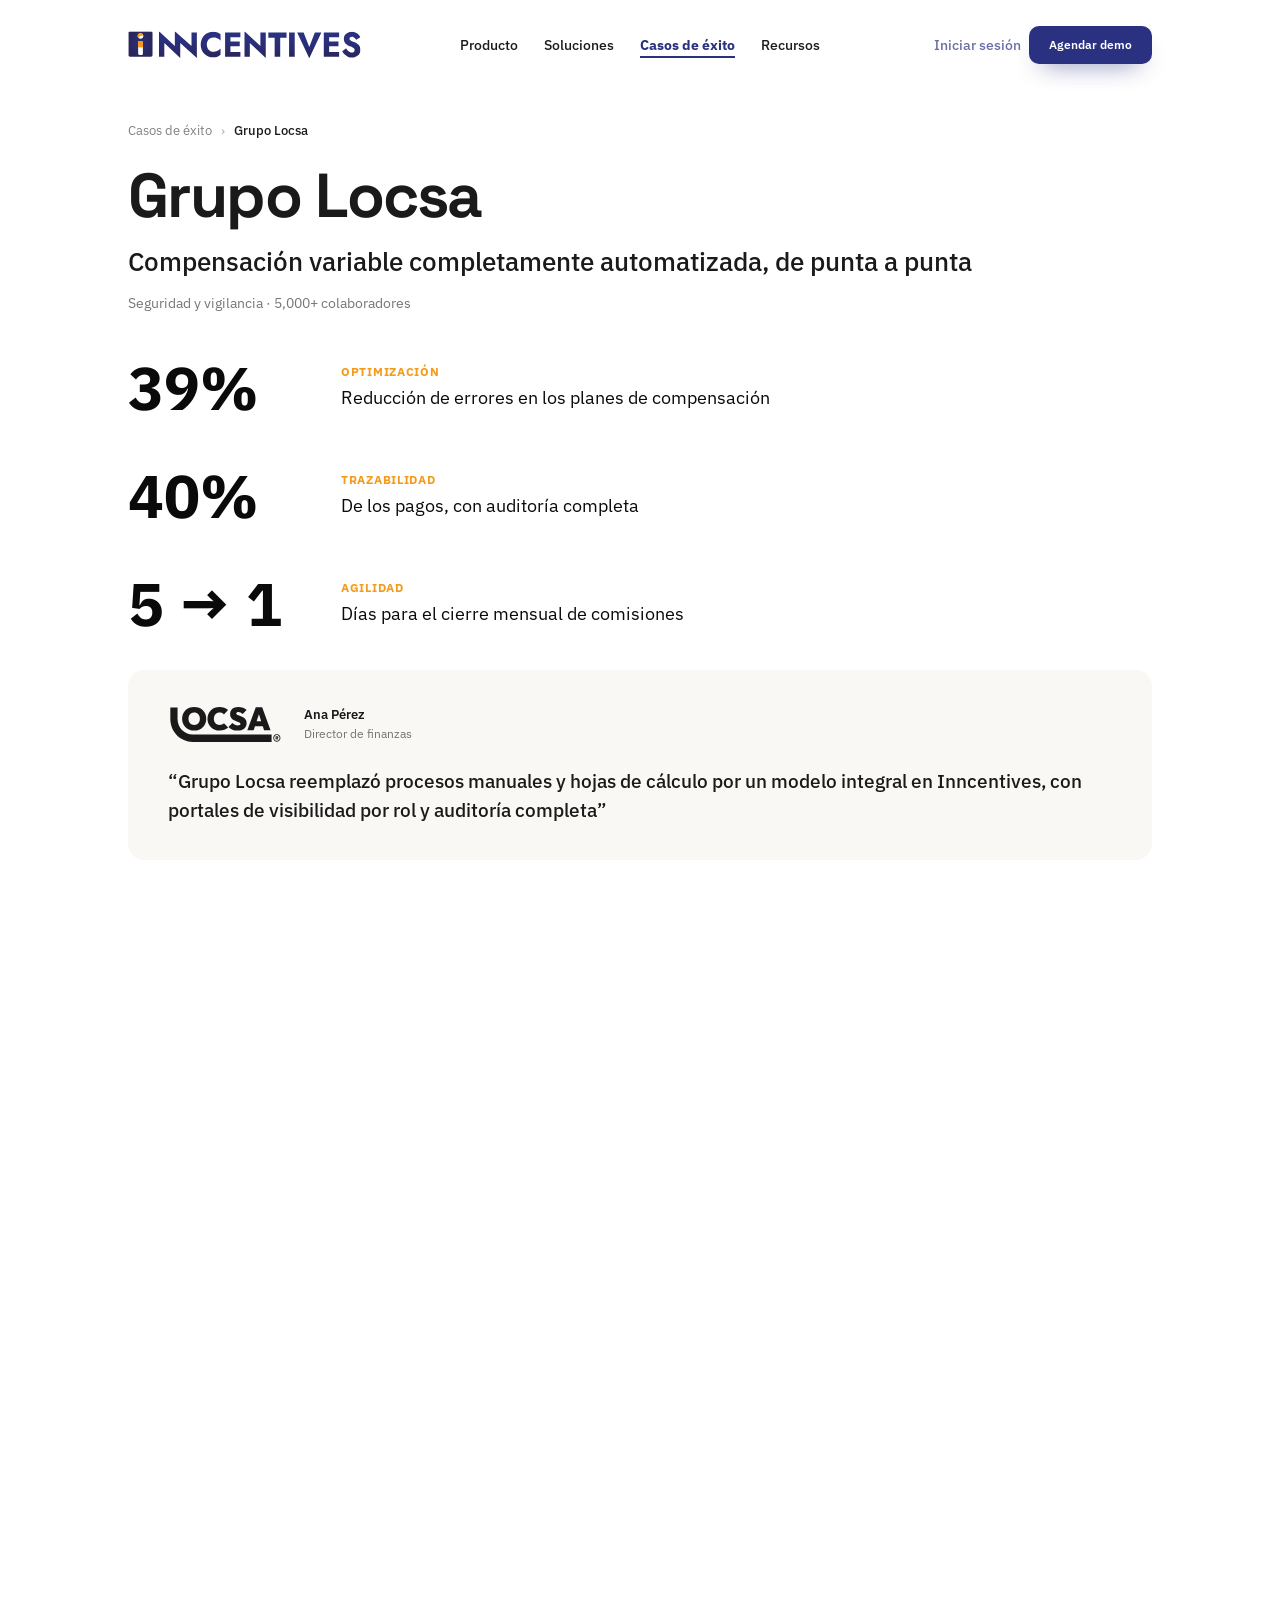
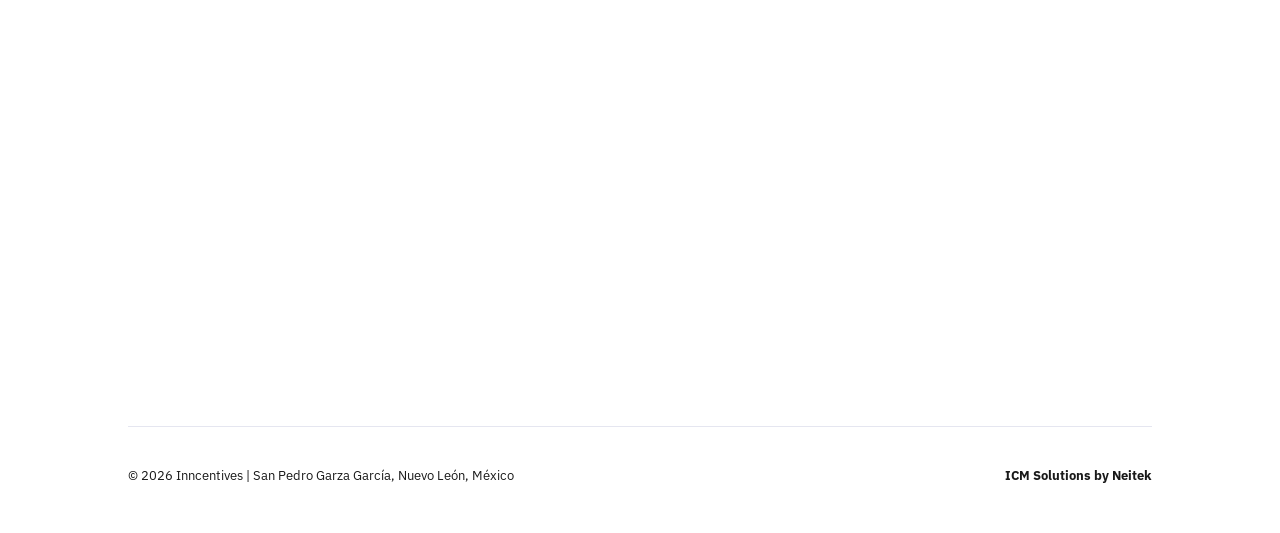
<file: caso-locsa.html>
<!DOCTYPE html>
<html>
<head>
<meta charset="utf-8">
<meta name="viewport" content="width=device-width, initial-scale=1">
<script>window.__resources={"https://unpkg.com/react@18.3.1/umd/react.production.min.js":"./assets/vendor/react.production.min.js","https://unpkg.com/react-dom@18.3.1/umd/react-dom.production.min.js":"./assets/vendor/react-dom.production.min.js"};</script>
<script src="./support.js"></script>
</head>
<body>
<x-dc>
<helmet><link rel="preconnect" href="https://fonts.googleapis.com">
<link href="https://fonts.googleapis.com/css2?family=IBM+Plex+Sans:wght@400;500;600;700&amp;family=Space+Grotesk:wght@400;500;600;700&amp;display=swap" rel="stylesheet">
<script src="./site-chrome.js"></script>
<link rel="stylesheet" href="./responsive.css">
<style>
body{margin:0;background:#FFFFFF;font-family:'IBM Plex Sans',system-ui,sans-serif}
/* Titulos en Space Grotesk; el resto hereda IBM Plex Sans del body.
   !important porque los encabezados traen la familia en el shorthand `font:` inline. */
h1,h2,h3,h4,h5,h6{font-family:'Space Grotesk','IBM Plex Sans',system-ui,sans-serif !important}
a{color:#2A3180;text-decoration:none}a:hover{color:#1d2360}
/* Los enlaces a otro .html no llevan style inline: Netlify (Pretty URLs) reescribe
   esa etiqueta y al re-serializarla rompe las comillas del nombre de la fuente. */
.bc-link{font:400 13px/1 'IBM Plex Sans',sans-serif;color:rgba(26,26,26,.55)}
/* Encabezado del caso: centrado en teléfono (como el resto de los heros del
   sitio) y alineado a la izquierda desde tableta. Ahí el bajante va en una
   sola línea: se le quita el tope de 800px y la tipografía baja con el ancho
   de la ventana (2.17vw) hasta los 26px de escritorio, que es lo que hace que
   quepa entero sin partirse ni desbordar el gutter. */
@media (min-width:768px){
  #page-root .caso-head{align-items:flex-start !important;text-align:left !important}
  #page-root .caso-sub{
    max-width:none !important;
    font-size:clamp(17px, 2.17vw, 26px) !important;
    white-space:nowrap;
    text-wrap:nowrap;
  }
}
/* Cifras del caso, mismos cortes que index.html: el aire baja en tableta, la
   cifra encoge y se centra en teléfono y, por debajo de 599px, cifra y texto
   se apilan para que ninguno de los dos quede espachurrado. */
/* Las cifras no miden lo mismo ("98%" es más corta que "100%" o "5 → 1"), así
   que la caja de la cifra lleva un ancho mínimo: los rótulos y las
   descripciones arrancan todos en la misma vertical. */
#page-root .case-num{min-width:175px}
@media (max-width:1023px){
  #page-root .case-stats{gap:36px !important}
}
@media (max-width:767px){
  #page-root .case-num{font-size:44px !important;min-width:130px}
  #page-root .case-stat{justify-content:center !important;text-align:center}
  #page-root .case-stat-txt{align-items:center !important}
}
@media (max-width:599px){
  /* Apiladas ya no hay columna que alinear: la cifra vuelve a ocupar lo suyo. */
  #page-root .case-stat{flex-direction:column !important;align-items:center !important;gap:6px !important}
  #page-root .case-num{min-width:0}
}
</style></helmet>

<div id="page-root" style="position: relative; min-height: 100vh; background: #FFFFFF; font-family: 'IBM Plex Sans',sans-serif; display: flex; flex-direction: column; width: 1440px; max-width: 100%; margin: 0 auto">


<site-header active="casos" style="position:sticky;top:0;z-index:60;width:100%"></site-header>

<section id="encabezado" style="position:relative;max-width:1440px;margin:0 auto;width:100%;box-sizing:border-box;padding:34px 128px 0;display:flex;flex-direction:column;gap:26px">
<nav style="display:flex;align-items:center;gap:9px">
<a href="casos-de-exito.html" class="bc-link">Casos de éxito<br></a>
<span style="font:400 13px/1 'IBM Plex Sans',sans-serif;color:rgba(26,26,26,.35)">›</span>
<span style="font:500 13px/1 'IBM Plex Sans',sans-serif;color:#1A1A1A">Grupo Locsa</span>
</nav>
<div class="caso-head" style="display:flex;flex-direction:column;align-items:center;gap:14px;text-align:center">
<h1 style="margin:0;font:800 62px/1.06 'IBM Plex Sans',sans-serif;letter-spacing:-.03em;color:#1A1A1A">Grupo Locsa</h1>
<p class="caso-sub" style="margin:0;max-width:800px;font:500 26px/1.4 'IBM Plex Sans',sans-serif;color:#1A1A1A;text-wrap:balance">Compensación variable completamente automatizada, de punta a punta</p>
<span style="font:400 14px/1.5 'IBM Plex Sans',sans-serif;color:rgba(26,26,26,.6)">Seguridad y vigilancia · 5,000+ colaboradores</span>
</div>
</section>

<section id="metricas" style="position:relative;max-width:1440px;margin:0 auto;width:100%;box-sizing:border-box;padding:44px 128px 0">
<!-- Cifras del caso: mismo bloque .case-stats de index.html (una fila por
     cifra) en lugar de una rejilla de tres columnas con separadores, que en
     teléfono dejaba los bordes sueltos y las cifras apretadas. -->
<div class="case-stats" style="display:flex;flex-direction:column;gap:48px">
<div class="case-stat" style="display:flex;align-items:center;gap:38px">
<span class="case-num" style="font:700 60px/1 'IBM Plex Sans',sans-serif;color:#0A0A0A;flex:none">98%</span>
<div class="case-stat-txt" style="display:flex;flex-direction:column;gap:7px;min-width:0">
<span style="font:700 12px/1 'IBM Plex Sans',sans-serif;letter-spacing:.06em;color:#F59B1B">OPTIMIZACIÓN</span>
<span style="font:400 18px/1.4 'IBM Plex Sans',sans-serif;color:#0A0A0A;text-wrap:pretty">Reducción de errores en los planes de compensación</span>
</div>
</div>
<div class="case-stat" style="display:flex;align-items:center;gap:38px">
<span class="case-num" style="font:700 60px/1 'IBM Plex Sans',sans-serif;color:#0A0A0A;flex:none">100%</span>
<div class="case-stat-txt" style="display:flex;flex-direction:column;gap:7px;min-width:0">
<span style="font:700 12px/1 'IBM Plex Sans',sans-serif;letter-spacing:.06em;color:#F59B1B">TRAZABILIDAD</span>
<span style="font:400 18px/1.4 'IBM Plex Sans',sans-serif;color:#0A0A0A;text-wrap:pretty">De los pagos, con auditoría completa</span>
</div>
</div>
<div class="case-stat" style="display:flex;align-items:center;gap:38px">
<span class="case-num" style="font:700 60px/1 'IBM Plex Sans',sans-serif;color:#0A0A0A;flex:none">5 → 1</span>
<div class="case-stat-txt" style="display:flex;flex-direction:column;gap:7px;min-width:0">
<span style="font:700 12px/1 'IBM Plex Sans',sans-serif;letter-spacing:.06em;color:#F59B1B">AGILIDAD</span>
<span style="font:400 18px/1.4 'IBM Plex Sans',sans-serif;color:#0A0A0A;text-wrap:pretty">Días para el cierre mensual de comisiones</span>
</div>
</div>
</div>
</section>

<section id="testimonio" style="position:relative;max-width:1440px;margin:0 auto;width:100%;box-sizing:border-box;padding:36px 128px 0">
<div style="background:#FAF8F5;border-radius:16px;padding:34px 40px;box-sizing:border-box;display:flex;flex-direction:column;gap:22px">
<div style="display:flex;align-items:center;gap:18px">
<img src="assets/cliente-locsa.svg" alt="LOCSA" style="width:118px;height:auto;display:block">
<div style="display:flex;flex-direction:column;gap:2px">
<span style="font:600 13px/1.4 'IBM Plex Sans',sans-serif;color:#1A1A1A">Ana Pérez</span>
<span style="font:400 12px/1.4 'IBM Plex Sans',sans-serif;color:rgba(26,26,26,.6)">Director de finanzas</span>
</div>
</div>
<p style="margin:0;font:500 19px/1.55 'IBM Plex Sans',sans-serif;color:#1A1A1A;max-width:940px;text-wrap:pretty">“Grupo Locsa reemplazó procesos manuales y hojas de cálculo por un modelo integral en Inncentives, con portales de visibilidad por rol y auditoría completa”</p>
</div>
</section>

<section id="contenido" style="position:relative;max-width:1440px;margin:0 auto;width:100%;box-sizing:border-box;padding:44px 128px 0;display:flex;flex-direction:column;gap:30px">

<div style="display:flex;flex-direction:column;gap:10px">
<h2 style="margin:0;font:700 22px/1.3 'IBM Plex Sans',sans-serif;color:#1A1A1A">Objetivo</h2>
<p style="margin: 0; max-width: 1184px; font: 400 14px/1.7 'IBM Plex Sans',sans-serif; color: rgba(26,26,26,.72); text-wrap: pretty; width: 1184px">Implementar una solución integral para la automatización de los procesos de compensación variable e incentivos dirigidos a los ejecutivos comerciales, permitiendo administrar de manera eficiente los diferentes esquemas de comisiones asociados a los productos y servicios de la organización.</p>
</div>

<div style="display:flex;flex-direction:column;gap:10px">
<h2 style="margin:0;font:700 22px/1.3 'IBM Plex Sans',sans-serif;color:#1A1A1A">Desafío</h2>
<p style="margin: 0; max-width: 1184px; font: 400 14px/1.7 'IBM Plex Sans',sans-serif; color: rgba(26,26,26,.72); text-wrap: pretty">La complejidad organizacional y operativa representó un reto importante, debido a la diversidad de productos, canales y excepciones existentes dentro de los procesos de compensación. Era necesario contar con una solución flexible que permitiera gestionar múltiples reglas de negocio y escenarios de cálculo, garantizando precisión y transparencia en los resultados tanto acumulados como actualizados.</p>
</div>

<div style="display:flex;flex-direction:column;gap:10px">
<h2 style="margin:0;font:700 22px/1.3 'IBM Plex Sans',sans-serif;color:#1A1A1A">Solución implementada</h2>
<p style="margin: 0; max-width: 1184px; font: 400 14px/1.7 'IBM Plex Sans',sans-serif; color: rgba(26,26,26,.72); text-wrap: pretty">Neitek llevó a cabo la implementación de una plataforma especializada de compensación variable, diseñando modelos capaces de soportar las diferentes estructuras de incentivos. La solución fue configurada para gestionar múltiples caminos de cálculo y atender las particularidades propias de una organización de gran escala.</p>
</div>

<div style="display:flex;flex-direction:column;gap:12px">
<h2 style="margin:0;font:700 22px/1.3 'IBM Plex Sans',sans-serif;color:#1A1A1A">Resultados obtenidos</h2>
<ul style="margin: 0; padding-left: 22px; display: flex; flex-direction: column; gap: 7px; max-width: 1184px">
<li style="font:400 14px/1.7 'IBM Plex Sans',sans-serif;color:rgba(26,26,26,.72)">Automatización de los procesos de cálculo de compensaciones e incentivos.</li>
<li style="font:400 14px/1.7 'IBM Plex Sans',sans-serif;color:rgba(26,26,26,.72)">Mayor precisión y confiabilidad en la determinación de comisiones.</li>
<li style="font:400 14px/1.7 'IBM Plex Sans',sans-serif;color:rgba(26,26,26,.72)">Capacidad para gestionar estructuras complejas y múltiples excepciones de negocio.</li>
<li style="font:400 14px/1.7 'IBM Plex Sans',sans-serif;color:rgba(26,26,26,.72)">Optimización de los tiempos de procesamiento y administración de los planes de compensación.</li>
<li style="font:400 14px/1.7 'IBM Plex Sans',sans-serif;color:rgba(26,26,26,.72)">Plataforma escalable para soportar el crecimiento y la evolución de nuevos productos y esquemas comerciales.</li>
</ul>
</div>

<div style="display:flex;flex-direction:column;gap:10px">
<h2 style="margin:0;font:700 22px/1.3 'IBM Plex Sans',sans-serif;color:#1A1A1A">Valor agregado de Neitek</h2>
<p style="margin: 0; max-width: 1184px; font: 400 14px/1.7 'IBM Plex Sans',sans-serif; color: rgba(26,26,26,.72); text-wrap: pretty">Gracias a su experiencia en automatización de la compensación variable y al conocimiento de procesos complejos, Neitek desarrolló una solución robusta y adaptable a las necesidades del sector. La implementación permitió contar con una plataforma capaz de soportar la complejidad de su estructura comercial, proporcionando mayor eficiencia, trazabilidad y confiabilidad en sus procesos de incentivos.</p>
</div>

</section>

<section id="cta" style="position:relative;max-width:1440px;margin:0 auto;width:100%;box-sizing:border-box;padding:56px 128px">
<div class="cta-card" style="border-radius:20px;padding:56px 128px;box-sizing:border-box;display:flex;flex-direction:column;align-items:center;gap:26px;text-align:center">
<h3 class="cta-title" style="margin:0;max-width:700px;font:800 46px/1.14 'IBM Plex Sans',sans-serif;letter-spacing:-.03em;color:#1A1A1A;text-wrap:balance">¿Quieres ser el próximo caso de éxito?</h3>
<div class="cta-actions" style="display:flex;align-items:center;gap:14px;flex-wrap:wrap;justify-content:center">
<a href="#demo" style="font:600 13.5px/1 'IBM Plex Sans',sans-serif;color:#FFFFFF;background:#2A3180;border-radius:10px;padding:14px 22px;box-shadow:0 12px 24px -14px rgba(42,49,128,.9)">Agendar demo</a>
<a href="#ventas" style="font: 600 13.5px/1 'IBM Plex Sans',sans-serif; color: #2A3180; background: #FFFFFF; border: 1px solid rgba(26,26,26,.14); border-radius: 10px; padding: 14px 22px">Contactar a ventas</a>
</div>
</div>
</section>

<site-footer style="width:100%"></site-footer>
</div>
</x-dc>
<script type="text/x-dc" data-dc-script>
class Component extends DCLogic {
  componentDidMount() { this.motionTimer = setTimeout(this.initMotion, 120); }
  componentWillUnmount() {
    if (this.rvSweep) { window.removeEventListener('scroll', this.rvSweep); window.removeEventListener('resize', this.rvSweep); }
    clearTimeout(this.motionTimer);
    if (this.io) this.io.disconnect();
    if (this.secIo) this.secIo.disconnect();
  }

  initMotion = () => {
    if (window.matchMedia && window.matchMedia('(prefers-reduced-motion: reduce)').matches) return;
    const root = document.getElementById('dc-root') || document.body;
    const sections = [...root.querySelectorAll('section')];
    if (!sections.length) { this.motionTimer = setTimeout(this.initMotion, 200); return; }

    const flat = [];
    sections.forEach((s) => [...s.children].forEach((el, i) => {
      if (!el) return;
      if (!el.dataset.rv) {
        el.dataset.rv = '1';
        el.style.opacity = '0';
        el.style.transform = 'translateY(24px)';
      }
      el.style.transition = 'opacity .7s cubic-bezier(.22,.61,.36,1) ' + (i * 0.08) + 's, transform .7s cubic-bezier(.22,.61,.36,1) ' + (i * 0.08) + 's';
      flat.push(el);
    }));

    const show = (el) => { el.style.opacity = '1'; el.style.transform = 'none'; };
    const hide = (el) => {
      const dir = el.getBoundingClientRect().top > window.innerHeight ? 24 : -24;
      el.style.opacity = '0';
      el.style.transform = 'translateY(' + dir + 'px)';
    };
    const io = new IntersectionObserver((entries) => {
      entries.forEach((e) => (e.isIntersecting ? show(e.target) : hide(e.target)));
    }, { rootMargin: '0px 0px -12% 0px', threshold: 0.08 });
    flat.forEach((el) => { if (el.getBoundingClientRect().top < window.innerHeight * 0.9) show(el); io.observe(el); });
    this.io = io;
    this.rvSweep = () => {
      const vh = window.innerHeight;
      document.querySelectorAll('[data-rv]').forEach((el) => {
        const r = el.getBoundingClientRect();
        if (r.top < vh * 0.92 && r.bottom > 0) { el.style.opacity = '1'; el.style.transform = 'none'; }
      });
    };
    window.addEventListener('scroll', this.rvSweep, { passive: true });
    window.addEventListener('resize', this.rvSweep);
    this.rvSweep();

    const secIo = new IntersectionObserver((entries) => {
      entries.forEach((e) => {
        if (e.isIntersecting) this.countUp(e.target);
        else e.target.querySelectorAll('[data-cu]').forEach((el) => { delete el.dataset.cu; });
      });
    }, { threshold: 0.2 });
    const metrics = document.getElementById('metricas');
    if (metrics) secIo.observe(metrics);
    this.secIo = secIo;
  };

  countUp(scope) {
    scope.querySelectorAll('span').forEach((el) => {
      if (el.dataset.cu || el.children.length) return;
      const m = el.textContent.trim().match(/^(\d{1,3})(%?)$/);
      if (!m) return;
      if (parseFloat(getComputedStyle(el).fontSize) < 34) return;
      el.dataset.cu = '1';
      const target = +m[1], suffix = m[2], t0 = performance.now(), dur = 1100;
      const step = (t) => {
        const k = Math.min(1, (t - t0) / dur);
        el.textContent = Math.round(target * (1 - Math.pow(1 - k, 3))) + suffix;
        if (k < 1) requestAnimationFrame(step);
      };
      el.textContent = '0' + suffix;
      requestAnimationFrame(step);
    });
  }

  renderVals() { return {}; }
}
</script>
</body>
</html>
</file>
<file: responsive.css>
/* Reglas responsive compartidas por todas las páginas del sitio.
   Depende de: #page-root en el contenedor raíz y de las clases
   .rw (fila con gutters), .g2/.g3/.g4 (grids), .cta-actions (botonera).

   Los gutters horizontales los pone .rw cuando la sección la usa como fila
   interior (index.html), y la propia <section> cuando no la hay (el resto de
   páginas). Por eso el padding lateral se aplica con :not(:has(.rw)): así una
   sección nunca acumula el gutter dos veces. El padding vertical sí va a
   todas. Para excluir una sección del gutter (lienzos a sangre, sticky de
   ancho completo) basta con anularlo en el <style> de la página. */

@media (max-width: 1279px){
  #page-root{width:100% !important;max-width:100% !important}
  #page-root section:not(:has(.rw)){padding-left:56px !important;padding-right:56px !important}
  .rw{padding-left:56px !important;padding-right:56px !important}
  #page-root h1,#page-root h2,#page-root h3,#page-root p,#page-root span{max-width:100% !important}
  #page-root img{max-width:100%}
}

@media (max-width: 1023px){
  #page-root section:not(:has(.rw)){padding-left:32px !important;padding-right:32px !important}
  .rw{padding-left:32px !important;padding-right:32px !important}
  #page-root h1{font-size:44px !important}
  /* Los h2 de sección van de 64-70px en escritorio: 36px es el escalón que
     mantiene la jerarquía en tablet sin desbordar. Bajar más los aplana
     contra los h3 (20px) y contra el cuerpo de texto. */
  #page-root h2{font-size:36px !important;line-height:1.18 !important}
  #page-root h3{font-size:20px !important}
  .g3,.g4{grid-template-columns:repeat(2,minmax(0,1fr)) !important}
  .only-lg{display:none !important}
  .only-sm{display:flex !important}
}

@media (max-width: 767px){
  #page-root section:not(:has(.rw)){padding-left:24px !important;padding-right:24px !important}
  .rw{padding-left:24px !important;padding-right:24px !important}
  #page-root h1{font-size:34px !important;line-height:1.12 !important;letter-spacing:-.025em !important}
  #page-root h2{font-size:30px !important;line-height:1.2 !important}
  #page-root h3{font-size:24px !important}
  .g2,.g3,.g4{grid-template-columns:minmax(0,1fr) !important}
  .cta-actions,.hero-cta{flex-direction:column !important;align-items:stretch !important;width:100% !important;gap:10px !important}
  .cta-actions a,.hero-cta a{text-align:center;padding:17px 20px !important;font-size:15px !important;white-space:normal !important}
  .cta-actions{max-width:420px;margin-left:auto;margin-right:auto}
}

@media (max-width: 479px){
  #page-root section:not(:has(.rw)){padding-left:16px !important;padding-right:16px !important}
  .rw{padding-left:16px !important;padding-right:16px !important}
}

/* Párrafos de entrada (.lead): el bajante de un hero o de una sección, a 20px
   en escritorio. El resto de los <p> son texto corrido de 13-16px y no deben
   tocarse, por eso la escala va en una clase y no en el selector `p`.
   El 20px base vive en el style inline del párrafo, como el resto del sitio;
   aquí sólo se define cómo baja. */
@media (max-width: 1023px){
  #page-root .lead{font-size:18px !important;line-height:1.55 !important}
}
@media (max-width: 767px){
  #page-root .lead{font-size:16px !important;line-height:1.6 !important}
}

/* Banda CTA de cierre (.cta-card + .cta-title + .cta-actions).
   El titular es de escala hero (46-64px), así que no puede caer al escalón
   genérico de h3 (20px en tablet): lleva clase propia para ganarle en
   especificidad y baja en su propia escala. La caja siempre ocupa el 100%
   del ancho de contenido; en pantallas chicas se le recorta el padding y el
   radio para que no se coma el gutter de la página.

   El fondo vive aquí y no en el style inline de cada página: es la misma
   banda repetida en cinco plantillas y sólo cambia por breakpoint. En
   teléfono pierde el tono crema y se funde con el blanco de la página, para
   no dejar un bloque de color pegado al footer en pantallas angostas. */
#page-root .cta-card{width:100% !important;box-sizing:border-box;background:#FAF8F5}
@media (max-width: 1023px){
  #page-root .cta-title{font-size:38px !important;line-height:1.16 !important}
  #page-root .cta-card{padding:52px 32px !important;border-radius:16px !important;gap:26px !important}
}
@media (max-width: 767px){
  #page-root .cta-title{font-size:30px !important;line-height:1.2 !important;letter-spacing:-.02em !important}
  #page-root .cta-card{padding:40px 24px !important;gap:22px !important;background:#FFFFFF}
  /* Formulario de la banda (newsletter en recursos): el campo es de 320px
     fijos, que sumado a los gutters desborda un teléfono de 390px. En columna
     y a ancho completo queda igual que la botonera de las demás bandas. */
  #page-root .cta-form{flex-direction:column !important;align-items:stretch !important;width:100% !important;gap:12px !important}
  #page-root .cta-form > div{width:100% !important}
}
@media (max-width: 479px){
  #page-root .cta-title{font-size:26px !important}
  #page-root .cta-card{padding:32px 20px !important;border-radius:14px !important}
}

/* split heroes */
/* Cualquier fila partida con hijos de ancho fijo pasa a columna en tablet. */
@media (max-width: 1279px){
  #page-root .split{flex-wrap:wrap !important;padding:32px !important}
}
@media (max-width: 1023px){
  #page-root .split{flex-direction:column !important;align-items:stretch !important;gap:36px !important}
  /* Texto y visual comparten ancho y ejes desde tablet hacia abajo. */
  #page-root .split > *,#page-root .split-fit{width:100% !important;max-width:100% !important;flex:0 0 auto !important;margin-left:0 !important;margin-right:0 !important}
  /* el panel refluye: nada de escalado, el texto conserva su tamaño real */
  #page-root .split-fit{zoom:1 !important;height:auto !important;min-height:0 !important}
  #page-root .split-fit > *{width:100% !important;box-sizing:border-box}
}

/* Paneles de ancho fijo (visuales con hijos posicionados): se escalan,
   no se estiran, para no romper su composición interna. */
/* zoom (no transform): el alto real se recalcula, así nada se encima. */
@media (max-width: 767px){
  /* Texto y visual comparten el mismo ancho y los mismos márgenes. */
  #page-root .split{padding:20px !important}
  #page-root .split > *,#page-root .split-fit{width:100% !important;max-width:100% !important;margin-left:0 !important;margin-right:0 !important}
}
@media (max-width: 599px){
  /* rejillas internas del visual: una sola columna en teléfono */
  #page-root .split-fit [style*="grid-template-columns"]{grid-template-columns:minmax(0,1fr) !important}
  #page-root .split-fit [style*="min-height"]{min-height:0 !important}
}

/* Diagramas conceptuales de roles (#roles). El lienzo (.rol-canvas) es una
   composición absoluta de 1000x440: no refluye, así que se escala entera con
   zoom mientras quepa. Por debajo de 768px ni el zoom alcanza (el texto queda
   ilegible), así que se cambia al diagrama apilado vertical (.rol-stack). */
@media (max-width: 1439px){
  #page-root .rol-canvas{zoom:.95}
}
@media (max-width: 1279px){
  #page-root .rol-canvas{zoom:.8}
}
@media (max-width: 1023px){
  #page-root .rol-canvas{zoom:.62}
  /* El submenú se pega justo bajo el header ya encogido (70px desde tablet,
     68px en teléfono). !important porque el top va en el style inline. */
  #page-root .roles-sticky,#page-root .subnav{top:70px !important}
  #page-root .rol-head{flex-direction:column !important;align-items:flex-start !important;gap:14px !important}
}
@media (max-width: 767px){
  #page-root .roles-sticky,#page-root .subnav{top:68px !important}
  /* Pestañas del submenú: un punto menos y menos aire entre ellas en teléfono. */
  #page-root .subnav button{font-size:14px !important;padding-top:11px !important;padding-bottom:9px !important}
  #page-root .subnav > div:first-child{gap:20px !important}
  #page-root .rol-stage{display:none !important}
  #page-root .rol-stack{display:flex !important}
  #page-root .rol-block{gap:22px !important}
}

/* Diagramas de rol de soluciones.html. El SVG (.cdiag) es una composición
   horizontal de 696x508: en tableta y escritorio se lee bien, pero al ancho
   de un teléfono su tipografía queda por debajo de los 8px reales. Por eso
   a partir de 767px se cambia por la misma versión apilada en HTML que usa
   index.html en su sección de roles (.cdiag-sm). */
@media (max-width: 767px){
  #page-root .cdiag-lg{display:none !important}
  #page-root .cdiag-sm{display:block !important}
}
</file>
